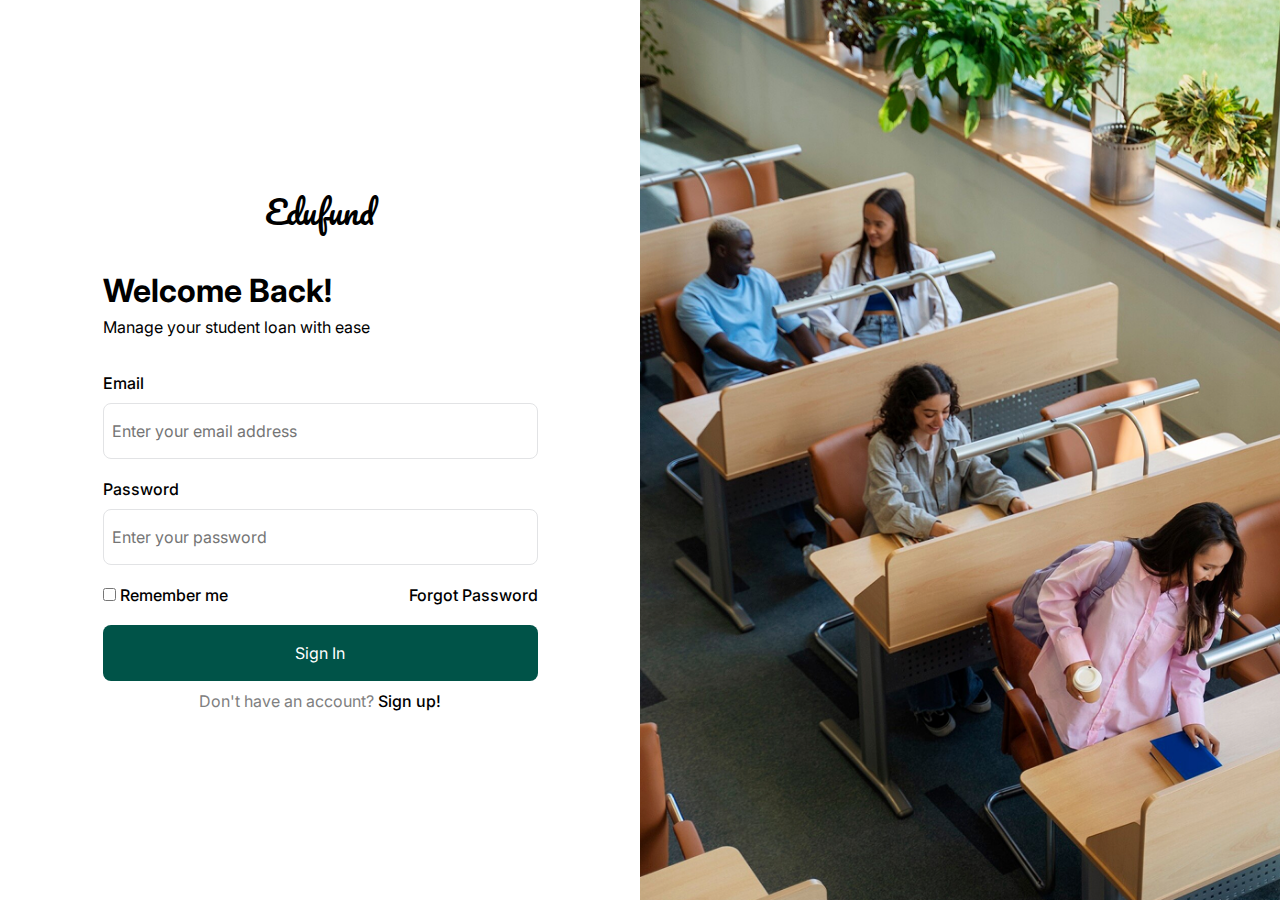
<file: index.html>
<!DOCTYPE html>
<html lang="en">
  <head>
    <meta charset="UTF-8" />
    <meta name="viewport" content="width=device-width, initial-scale=1.0" />
    <link rel="stylesheet" href="./styles.css" />
    <title>EduFund</title>
  </head>
  <body>
    <!-- login -->
    <main id="login">
      <section class="left-section">
        <h1 id="project-name">Edufund</h1>

        <form action="#" id="login-form">
          <div class="welcome-header">
            <h1>Welcome Back!</h1>
            <p>Manage your student loan with ease</p>
          </div>

          <div class="form-entries">
            <label for="mail">Email</label>
            <input
              type="email"
              name="email"
              id="email"
              placeholder="Enter your email address"
            />
          </div>

          <div class="form-entries">
            <label for="password">Password</label>
            <input
              type="password"
              name="pwd"
              id="password"
              placeholder="Enter your password"
            />
          </div>

          <div class="moar">
            <div id="remember-me" class="checkbox">
              <input type="checkbox" name="state" id="state" />
              <label for="state">Remember me</label>
            </div>

            <p>Forgot Password</p>
          </div>

          <button id="sign-in">Sign In</button>
          <p>Don't have an account? <span class="sign-up">Sign up!</span></p>
        </form>
      </section>
      <section class="right-section">
        <!-- students image -->
      </section>
    </main>

    <script src="./src/auth.js"></script>
    <script src="./src/login.js"></script>
  </body>
</html>
</file>
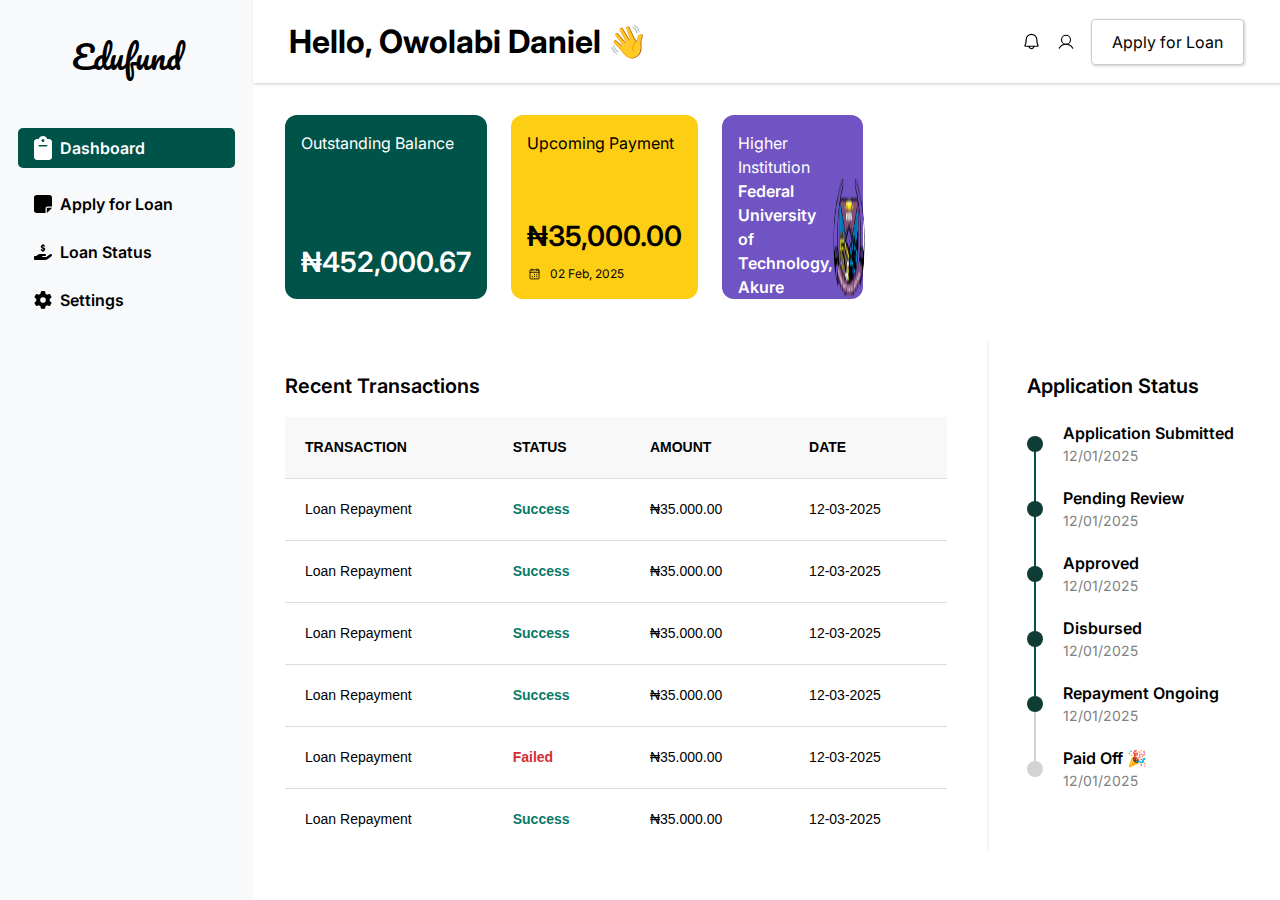
<file: src/pages/dashboard.html>
<!DOCTYPE html>
<html lang="en">
  <head>
    <meta charset="UTF-8" />
    <meta name="viewport" content="width=device-width, initial-scale=1.0" />
    <link rel="stylesheet" href="../styles/dashboard.css" />
    <script src="../index.js" defer></script>
    <title>Dashboard</title>
  </head>
  <body>
    <div id="content">
      <nav id="sidebar">
        <h1 class="project-name">Edufund</h1>
        <ul id="menus">
          <li id="dashboard">
            <a href="../pages/dashboard.html"
              ><img
                src="../../assets/icons/dashboard.svg"
                alt="dashboard"
              />Dashboard</a
            >
          </li>
          <li>
            <a href="../pages/loan-application.html"
              ><img
                src="../../assets/icons/loan-application.svg"
                alt="loan-application"
              />Apply for Loan</a
            >
          </li>
          <li>
            <a href="../pages/loan-status.html"
              ><img
                src="../../assets/icons/loan-status.svg"
                alt="loan-status"
              />Loan Status</a
            >
          </li>
          <li>
            <a href="../pages/settings.html"
              ><img
                src="../../assets/icons/settings.svg"
                alt="settings"
              />Settings</a
            >
          </li>
        </ul>
      </nav>
      <header>
        <h1>Hello, Owolabi Daniel 👋</h1>
        <div class="right">
          <img src="../../assets/icons/notification.svg" alt="notification" />
          <a href="./dashboard.html"><img src="../../assets/icons/profile.svg" alt="profile" /></a>
          <button id="apply-loan"><a href="./loan-application.html">Apply for Loan</a></button>
        </div>
      </header>
      <main>
        <div id="cards">
          <div id="balance">
            <p>Outstanding Balance</p>
            <p class="price">₦452,000.67</p>
          </div>

          <div id="upcoming-payment">
            <p>Upcoming Payment</p>
            <div class="bal-due-date">
              <p class="price">₦35,000.00</p>
              <p>
                <img src="../../assets/icons/calendar.svg" alt="calendar" />02
                Feb, 2025
              </p>
            </div>
          </div>

          <div id="insti">
            <p>Higher Institution</p>
            <div class="insti-name-logo">
              <p class="insti-name">
                Federal University of <br />
                Technology, Akure
              </p>
              <img src="../../assets/images/futa-logo.png" alt="futa" />
            </div>
          </div>
        </div>

        <div id="txns-application">
          <div class="txns">
            <p class="txns-title">Recent Transactions</p>

            <table>
              <thead>
                <th>TRANSACTION</th>
                <th>STATUS</th>
                <th>AMOUNT</th>
                <th>DATE</th>
              </thead>

              <tbody>
                <tr>
                  <td>Loan Repayment</td>
                  <td>Success</td>
                  <td>₦35.000.00</td>
                  <td>12-03-2025</td>
                </tr>

                <tr>
                  <td>Loan Repayment</td>
                  <td>Success</td>
                  <td>₦35.000.00</td>
                  <td>12-03-2025</td>
                </tr>

                <tr>
                  <td>Loan Repayment</td>
                  <td>Success</td>
                  <td>₦35.000.00</td>
                  <td>12-03-2025</td>
                </tr>

                <tr>
                  <td>Loan Repayment</td>
                  <td>Success</td>
                  <td>₦35.000.00</td>
                  <td>12-03-2025</td>
                </tr>

                <tr>
                  <td>Loan Repayment</td>
                  <td id="failed">Failed</td>
                  <td>₦35.000.00</td>
                  <td>12-03-2025</td>
                </tr>

                <tr>
                  <td>Loan Repayment</td>
                  <td>Success</td>
                  <td>₦35.000.00</td>
                  <td>12-03-2025</td>
                </tr>
              </tbody>
            </table>
          </div>

          <div class="application-status">
            <p class="status-title">Application Status</p>
            <div class="application-stages">
              <div class="timeline">
                <div class="timeline-item completed">
                  <div class="dot"></div>
                  <div class="content">
                    <h3>Application Submitted</h3>
                    <p>12/01/2025</p>
                  </div>
                </div>

                <div class="timeline-item completed">
                  <div class="dot"></div>
                  <div class="content">
                    <h3>Pending Review</h3>
                    <p>12/01/2025</p>
                  </div>
                </div>

                <div class="timeline-item completed">
                  <div class="dot"></div>
                  <div class="content">
                    <h3>Approved</h3>
                    <p>12/01/2025</p>
                  </div>
                </div>

                <div class="timeline-item completed">
                  <div class="dot"></div>
                  <div class="content">
                    <h3>Disbursed</h3>
                    <p>12/01/2025</p>
                  </div>
                </div>

                <div class="timeline-item completed">
                  <div class="dot"></div>
                  <div class="content">
                    <h3>Repayment Ongoing</h3>
                    <p>12/01/2025</p>
                  </div>
                </div>

                <div class="timeline-item pending">
                  <div class="dot"></div>
                  <div class="content">
                    <h3>Paid Off 🎉</h3>
                    <p>12/01/2025</p>
                  </div>
                </div>
              </div>
            </div>
          </div>
        </div>
      </main>
    </div>
  </body>
</html>
</file>
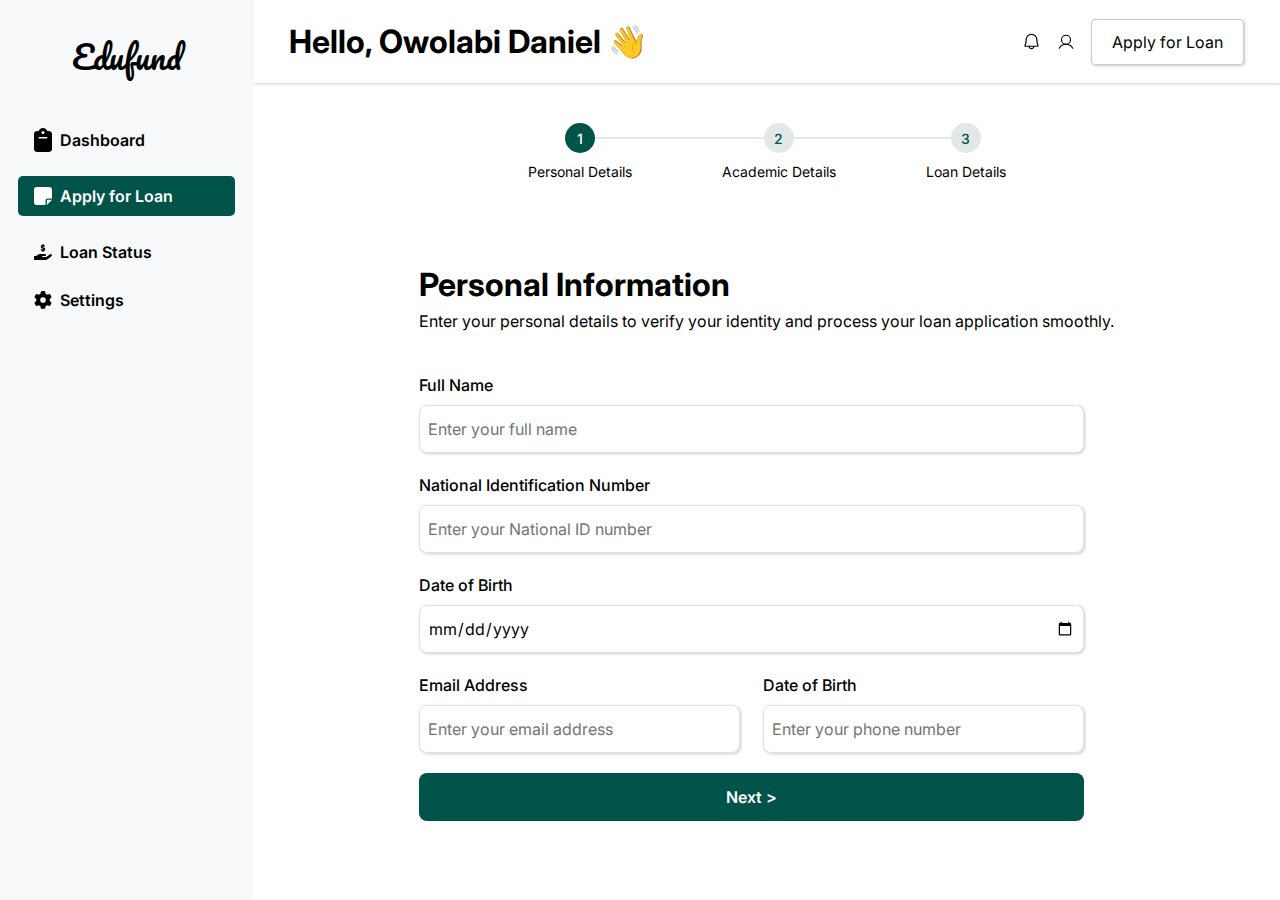
<file: src/pages/loan-application.html>
<!DOCTYPE html>
<html lang="en">
  <head>
    <meta charset="UTF-8" />
    <meta name="viewport" content="width=device-width, initial-scale=1.0" />
    <link rel="stylesheet" href="../styles/loan-application.css" />
    <script src="../index.js" defer></script>
    <script type="module" src="../modules/loan-application-page2.js"></script>
    <script type="module" src="../modules/loan-application-page3.js"></script>
    <title>Apply for Loan</title>
  </head>
  <body>
    <div id="content">
      <nav id="sidebar">
        <h1 class="project-name">Edufund</h1>
        <ul id="menus">
          <li>
            <a href="../pages/dashboard.html"
              ><img
                src="../../assets/icons/dashboard.svg"
                alt="dashboard"
              />Dashboard</a
            >
          </li>
          <li id="loan-application">
            <a href="../pages/loan-application.html"
              ><img
                src="../../assets/icons/loan-application.svg"
                alt="loan-application"
              />Apply for Loan</a
            >
          </li>
          <li>
            <a href="../pages/loan-status.html"
              ><img
                src="../../assets/icons/loan-status.svg"
                alt="loan-status"
              />Loan Status</a
            >
          </li>
          <li>
            <a href="../pages/settings.html"
              ><img
                src="../../assets/icons/settings.svg"
                alt="settings"
              />Settings</a
            >
          </li>
        </ul>
      </nav>
      <header>
        <h1>Hello, Owolabi Daniel 👋</h1>
        <div class="right">
          <img src="../../assets/icons/notification.svg" alt="notification" />
          <a href="./dashboard.html"><img src="../../assets/icons/profile.svg" alt="profile" /></a>
          <button id="apply-loan"><a href="./loan-application.html">Apply for Loan</a></button>
        </div>
      </header>
      <main>
        <div class="application-stages">
          <div class="stages">
            <div class="circle done">1</div>
            <hr id="to-pg2"/>
            <div class="personal">Personal Details</div>
          </div>

          <div class="stages">
            <div id="circle-2" class="circle">2</div>
            <hr id="to-pg3"/>
            <div class="academic">Academic Details</div>
          </div>

          <div class="stages">
            <div id="circle-3" class="circle">3</div>
            <div class="loan">Loan Details</div>
          </div>
        </div>

        <form action="#" id="application-form">
          <div class="form-header">
            <h1>Personal Information</h1>
            <p>
              Enter your personal details to verify your identity and process
              your loan application smoothly.
            </p>
          </div>

          <div class="form-entries">
            <label for="fullname">Full Name</label>
            <input
              type="text"
              name="fullname"
              id="fullname"
              placeholder="Enter your full name"
            />
          </div>

          <div class="form-entries">
            <label for="nin">National Identification Number</label>
            <input
              type="number"
              name="nin"
              id="nin"
              placeholder="Enter your National ID number"
            />
          </div>

          <div class="form-entries">
            <label for="dob">Date of Birth</label>
            <input
              type="date"
              name="dob"
              id="dob"
              placeholder="Enter your date of birth"
            />
          </div>

          <div class="email-tel">
            <div class="form-entries">
              <label for="email">Email Address</label>
              <input
                type="email"
                name="email"
                id="email"
                placeholder="Enter your email address"
              />
            </div>
            <div class="form-entries">
              <label for="phone">Date of Birth</label>
              <input
                type="tel"
                name="phone"
                id="phone"
                placeholder="Enter your phone number"
              />
            </div>
          </div>

          <button id="next-pg2" type="button" class="nextBtns">
            <!-- <a href="./loan-application-pg2.html">Next ></a> -->
             Next >
          </button>
        </form>
      </main>
    </div>
  </body>
</html>
</file>
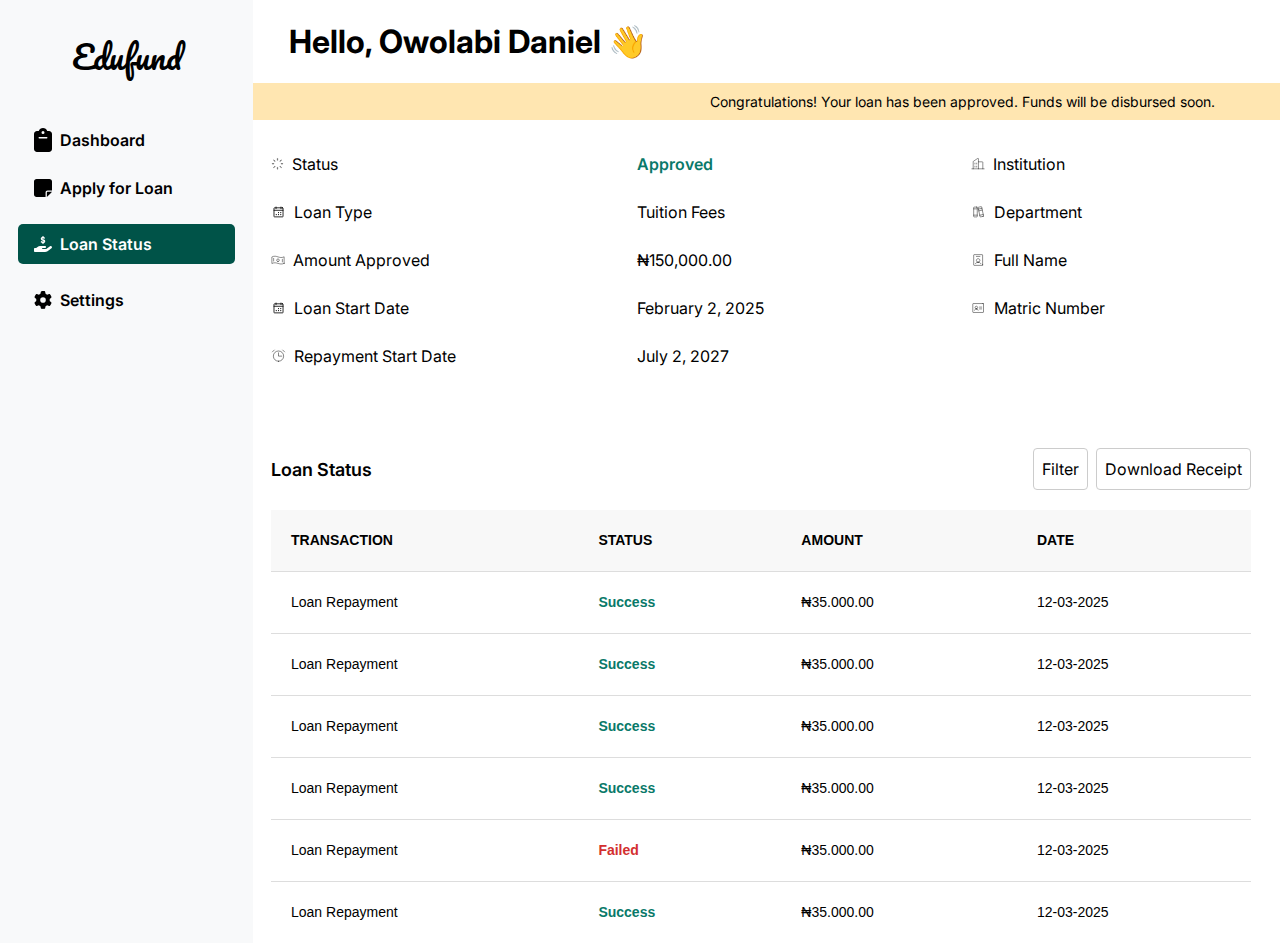
<file: src/pages/loan-status.html>
<!DOCTYPE html>
<html lang="en">
  <head>
    <meta charset="UTF-8" />
    <meta name="viewport" content="width=device-width, initial-scale=1.0" />
    <link rel="stylesheet" href="../styles/loan-status.css" />
    <script src="../index.js" defer></script>
    <title>Loan Status</title>
  </head>
  <body>
    <div id="content">
      <nav id="sidebar">
        <h1 class="project-name">Edufund</h1>
        <ul id="menus">
          <li>
            <a href="../pages/dashboard.html"
              ><img
                src="../../assets/icons/dashboard.svg"
                alt="dashboard"
              />Dashboard</a
            >
          </li>
          <li>
            <a href="../pages/loan-application.html"
              ><img
                src="../../assets/icons/loan-application.svg"
                alt="loan-application"
              />Apply for Loan</a
            >
          </li>
          <li id="loan-status">
            <a href="../pages/loan-status.html"
              ><img
                src="../../assets/icons/loan-status.svg"
                alt="loan-status"
              />Loan Status</a
            >
          </li>
          <li>
            <a href="../pages/settings.html"
              ><img
                src="../../assets/icons/settings.svg"
                alt="settings"
              />Settings</a
            >
          </li>
        </ul>
      </nav>
      <header>
        <h1>Hello, Owolabi Daniel 👋</h1>
        <div class="right">
          <img src="../../assets/icons/notification.svg" alt="notification" />
          <a href="./dashboard.html"><img src="../../assets/icons/profile.svg" alt="profile" /></a>
          <button id="apply-loan"><a href="./loan-application.html">Apply for Loan</a></button>
        </div>
      </header>
      <main>
        <p class="message">
          Congratulations! Your loan has been approved. Funds will be disbursed
          soon.
        </p>
        <div class="details">
          <div class="sections left-section">
            <div class="detail-types">
              <ul>
                <li><img src="../../assets/icons/status.svg" alt="status">Status</li>
                <li><img src="../../assets/icons/calendar.svg" alt="loan-type">Loan Type</li>
                <li><img src="../../assets/icons/amount-approved.svg" alt="amount-approved">Amount Approved</li>
                <li><img src="../../assets/icons/calendar.svg" alt="loan-start-date">Loan Start Date</li>
                <li><img src="../../assets/icons/repayment.svg" alt="repayment">Repayment Start Date</li>
              </ul>
            </div>

            <div class="detail-values">
              <ul>
                <li><span class="approved">Approved</span></li>
                <li>Tuition Fees</li>
                <li>₦150,000.00</li>
                <li>February 2, 2025</li>
                <li>July 2, 2027</li>
              </ul>
            </div>
          </div>

          <div class="sections right-section">
            <div class="detail-types">
              <ul>
                <li><img src="../../assets/icons/institution.svg" alt="institution">Institution</li>
                <li><img src="../../assets/icons/department.svg" alt="department">Department</li>
                <li><img src="../../assets/icons/fullname.svg" alt="fullname">Full Name</li>
                <li><img src="../../assets/icons/matric-no.svg" alt="matric-no">Matric Number</li>
              </ul>
            </div>

            <div class="detail-values">
              <ul>
                <li>The Federal University of Technology, Akure</li>
                <li>Information Systems</li>
                <li>Owolabi Daniel Oluwatosin</li>
                <li>IFS/19/0631</li>
              </ul>
            </div>
          </div>
        </div>

        <div class="loan-status">
          <div class="loan-header">
            <p class="loan-title">Loan Status</p>
            <div class="loan-btns">
              <button id="filter" class="loan-btns">Filter</button>
              <button id="receipt" class="loan-btns">Download Receipt</button>
            </div>
          </div>

          <table>
            <thead>
              <th>TRANSACTION</th>
              <th>STATUS</th>
              <th>AMOUNT</th>
              <th>DATE</th>
            </thead>

            <tbody>
              <tr>
                <td>Loan Repayment</td>
                <td>Success</td>
                <td>₦35.000.00</td>
                <td>12-03-2025</td>
              </tr>

              <tr>
                <td>Loan Repayment</td>
                <td>Success</td>
                <td>₦35.000.00</td>
                <td>12-03-2025</td>
              </tr>

              <tr>
                <td>Loan Repayment</td>
                <td>Success</td>
                <td>₦35.000.00</td>
                <td>12-03-2025</td>
              </tr>

              <tr>
                <td>Loan Repayment</td>
                <td>Success</td>
                <td>₦35.000.00</td>
                <td>12-03-2025</td>
              </tr>

              <tr>
                <td>Loan Repayment</td>
                <td id="failed">Failed</td>
                <td>₦35.000.00</td>
                <td>12-03-2025</td>
              </tr>

              <tr>
                <td>Loan Repayment</td>
                <td>Success</td>
                <td>₦35.000.00</td>
                <td>12-03-2025</td>
              </tr>
            </tbody>
          </table>
        </div>
      </main>
    </div>
  </body>
</html>
</file>
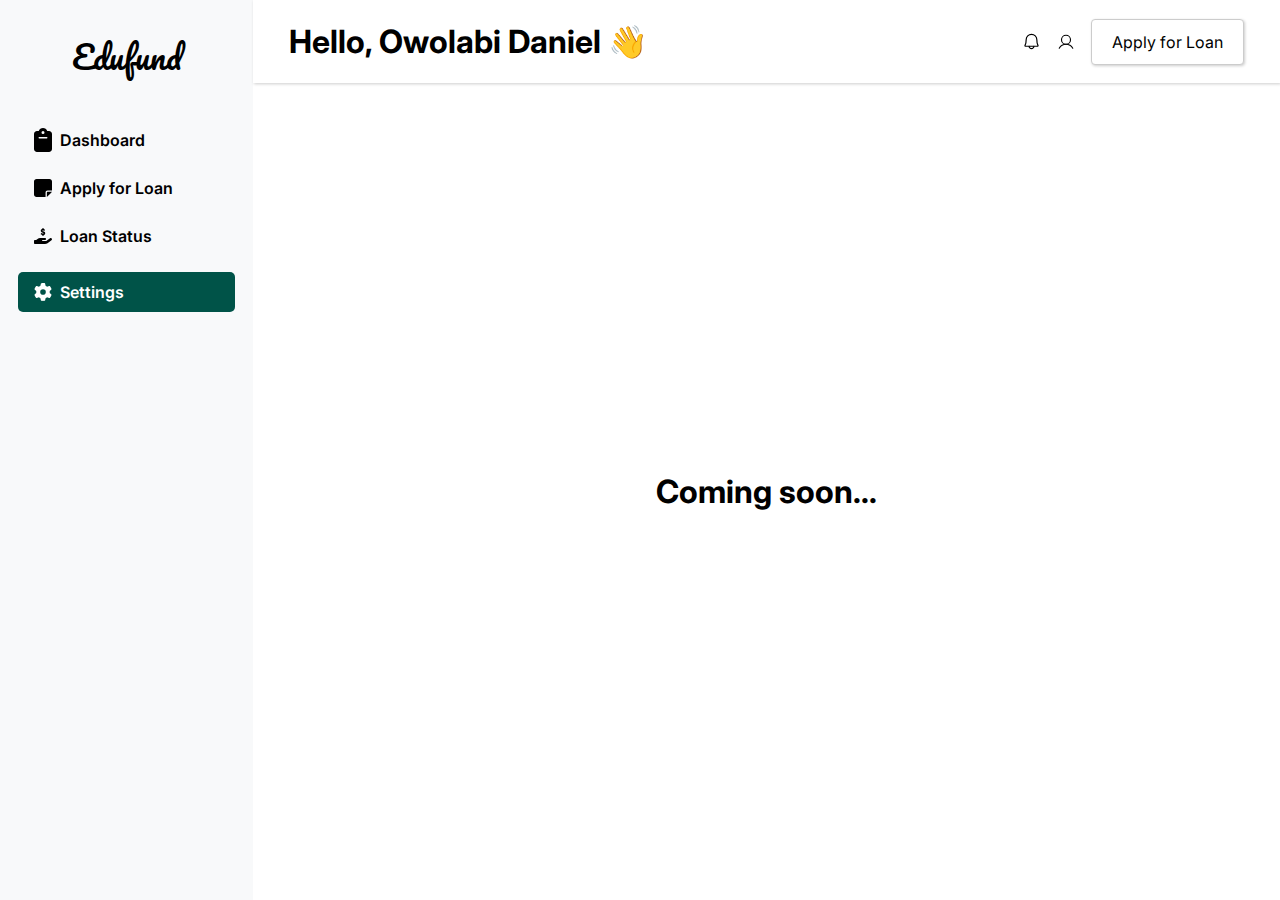
<file: src/pages/settings.html>
<!DOCTYPE html>
<html lang="en">
  <head>
    <meta charset="UTF-8" />
    <meta name="viewport" content="width=device-width, initial-scale=1.0" />
    <link rel="stylesheet" href="../styles/settings.css" />
    <script src="../index.js" defer></script>
    <title>Settings</title>
  </head>
  <body>
    <div id="content">
      <nav id="sidebar">
        <h1 class="project-name">Edufund</h1>
        <ul id="menus">
          <li>
            <a href="../pages/dashboard.html"
              ><img
                src="../../assets/icons/dashboard.svg"
                alt="dashboard"
              />Dashboard</a
            >
          </li>
          <li>
            <a href="../pages/loan-application.html"
              ><img
                src="../../assets/icons/loan-application.svg"
                alt="loan-application"
              />Apply for Loan</a
            >
          </li>
          <li>
            <a href="../pages/loan-status.html"
              ><img
                src="../../assets/icons/loan-status.svg"
                alt="loan-status"
              />Loan Status</a
            >
          </li>
          <li id="settings">
            <a href="../pages/settings.html"
              ><img
                src="../../assets/icons/settings.svg"
                alt="settings"
              />Settings</a
            >
          </li>
        </ul>
      </nav>
      <header>
        <h1>Hello, Owolabi Daniel 👋</h1>
        <div class="right">
          <img src="../../assets/icons/notification.svg" alt="notification" />
          <a href="./dashboard.html"><img src="../../assets/icons/profile.svg" alt="profile" /></a>
          <button id="apply-loan"><a href="./loan-application.html">Apply for Loan</a></button>
        </div>
      </header>
      <main>
        <h1>Coming soon...</h1>
      </main>
    </div>
  </body>
</html>
</file>
<file: styles.css>
/*
  Josh's Custom CSS Reset
  https://www.joshwcomeau.com/css/custom-css-reset/
*/

*,
*::before,
*::after {
  box-sizing: border-box;
}

* {
  margin: 0;
}

body {
  line-height: 1.5;
  -webkit-font-smoothing: antialiased;
}

img,
picture,
video,
canvas,
svg {
  display: block;
  max-width: 100%;
}

input,
button,
textarea,
select {
  font: inherit;
}

p,
h1,
h2,
h3,
h4,
h5,
h6 {
  overflow-wrap: break-word;
}

p {
  text-wrap: pretty;
}

h1,
h2,
h3,
h4,
h5,
h6 {
  text-wrap: balance;
}

#root,
#__next {
  isolation: isolate;
}

/* author's styles */
@font-face {
  font-family: "inter";
  src: url("../assets/fonts/inter/Inter-VariableFont_opsz\,wght.ttf")
    format("truetype");
  font-weight: 100 900;
}

@font-face {
  font-family: "pacifico";
  src: url("../assets/fonts/pacifico/Pacifico-Regular.ttf")
    format("truetype");
  font-weight: 400 700;
}

body {
  font-family:
    "inter",
    system-ui,
    -apple-system,
    BlinkMacSystemFont,
    "Segoe UI",
    Roboto,
    Oxygen,
    Ubuntu,
    Cantarell,
    "Open Sans",
    "Helvetica Neue",
    sans-serif;

    display: flex;
    flex-direction: column;
    height: 100vh;
}

#project-name {
  font-family: "pacifico";
  font-size: 2rem;
}

#login {
  flex: auto;
  display: grid;
  grid-template-columns: repeat(2, 1fr);
}

.right-section {
  background-image: url(../assets/images/students.png);
  background-size: cover;
}

.left-section {
  display: flex;
  flex-direction: column;
  justify-content: center;
  align-items: center;
}

.welcome-header {
  margin: 32px 0px;
}

.form-entries {
  display: flex;
  flex-direction: column;
  gap: 8px;
  margin-top: 18px;
}

.form-entries > input {
  width: 435px;
  height: 56px;
  border-radius: 8px;
  border: 1.5px solid #E2E3E5;
  padding: 8px;
}

label {
  font-weight: 500;
}

.moar {
  display: flex;
  justify-content: space-between;
  font-weight: 500;
  margin: 18px 0px;
}

#sign-in {
  width: 435px;
  height: 56px;
  border: none;
  border-radius: 8px;
  color: white;
  background-color: #005348;
}

#sign-in + p {
  text-align: center;
  color: gray;
  margin-top: 8px;
}

span.sign-up {
  font-weight: 500;
  color: #000;
}
</file>
<file: src/styles/dashboard.css>
/*
  Josh's Custom CSS Reset
  https://www.joshwcomeau.com/css/custom-css-reset/
*/

*,
*::before,
*::after {
  box-sizing: border-box;
}

* {
  margin: 0;
}

body {
  line-height: 1.5;
  -webkit-font-smoothing: antialiased;
}

img,
picture,
video,
canvas,
svg {
  display: block;
  max-width: 100%;
}

input,
button,
textarea,
select {
  font: inherit;
}

p,
h1,
h2,
h3,
h4,
h5,
h6 {
  overflow-wrap: break-word;
}

p {
  text-wrap: pretty;
}

h1,
h2,
h3,
h4,
h5,
h6 {
  text-wrap: balance;
}

#root,
#__next {
  isolation: isolate;
}

/* author's styles */
@font-face {
  font-family: "inter";
  src: url("../../assets/fonts/inter/Inter-VariableFont_opsz\,wght.ttf")
    format("truetype");
  font-weight: 100 900;
}

@font-face {
  font-family: "pacifico";
  src: url("../../assets/fonts/pacifico/Pacifico-Regular.ttf")
    format("truetype");
  font-weight: 400 700;
}

body {
  font-family: "inter", system-ui, -apple-system, BlinkMacSystemFont, "Segoe UI",
    Roboto, Oxygen, Ubuntu, Cantarell, "Open Sans", "Helvetica Neue", sans-serif;

  color: black;
  display: flex;
  flex-direction: column;
  height: 100vh;
}

/* sidebar styles */

#content {
  flex: auto;
  display: grid;
  grid-template-columns: 253px 1fr;
  grid-template-rows: 83px 1fr;
}

nav#sidebar {
  grid-row: 1 / 3;
  background-color: #f8f9fa;
  padding: 18px;
  padding-top: 32px;
}

li {
  list-style-type: none;
  padding-left: 16px;
}

a > img {
  width: 18px;
  height: auto;
}

li > a {
  display: flex;
  text-decoration: none;
  font-weight: 600;
  gap: 8px;
  color: inherit;
}

ul {
  padding: 0;
  display: flex;
  flex-direction: column;
  gap: 24px;
}

#dashboard {
  background-color: #005348;
  color: white;
  font-weight: 600;
  border-radius: 5px;
  padding: 8px 16px;
}

.project-name {
  font-family: "pacifico";
  text-align: center;
  margin-bottom: 48px;
}

/* header styles */
header {
  display: flex;
  justify-content: space-between;
  align-items: center;
  padding: 8px 36px;
  box-shadow: 1px 1px 3px rgba(0, 0, 0, 0.2);
}

.right {
  display: flex;
  align-items: center;
  gap: 16px;
}

a {
  text-decoration: none;
  gap: 8px;
  color: inherit;
}

button#apply-loan {
  background-color: white;
  border: none;
  padding: 10px 20px;
  border-radius: 4px;
  border: 1px solid #ccc;
  cursor: pointer;
  box-shadow: 1px 1px 3px rgba(0, 0, 0, 0.2);
}

button#apply-loan:hover {
  box-shadow: 3px 3px 7px rgba(0, 0, 0, 0.3);
}

/* main */
main {
  padding: 32px;
}

#cards {
  display: flex;
  width: 60%;
  gap: 24px;
}

#balance,
#upcoming-payment,
#insti {
  flex: auto;
  height: 184px;
  border-radius: 12px;
  display: flex;
  flex-direction: column;
  justify-content: space-between;
  padding: 16px;
}

#balance {
  background-color: #005348;
  color: white;
}

#upcoming-payment {
  background-color: #fece15;
  color: black;
}

#insti {
  background-color: #7154c3;
  color: white;
}

.price {
  font-size: 28px;
}

.price,
.insti-name {
  font-weight: 600;
}

.bal-due-date {
  display: flex;
  flex-direction: column;
  gap: 8px;
}

.bal-due-date .price + p {
  display: flex;
  gap: 8px;
  font-size: 12px;
}

.insti-name-logo {
  display: flex;
  justify-content: space-between;
}

div#txns-application {
  margin-top: 72px;
  display: grid;
  grid-template-columns: 3fr 1fr;
  gap: 5rem;
}

.status-title,
.txns-title {
  font-size: 20px;
  font-weight: 600;
}

.application-status {
  position: relative;
}

.application-status::after {
  content: "";
  position: absolute;
  width: 2px;
  background-color: #d3d3d333;
  top: -30px;
  left: -40px;
  bottom: 0px;
}

.timeline {
  position: relative;
  max-width: 400px;
  margin: 20px auto;
  margin-left: 0;
}

.timeline::after {
  content: "";
  position: absolute;
  width: 1.5px;
  background-color: #005348;
  top: 20px;
  left: 7px;
  bottom: 15px;
}

.application-stages {
  position: relative;
}

.application-stages::after {
  content: "";
  position: absolute;
  width: 1.5px;
  background-color: #d3d3d3;
  top: 280px;
  left: 7px;
  bottom: 15px;
}

.timeline-item {
  display: flex;
  align-items: center;
  position: relative;
  margin-bottom: 20px;
}

.dot {
  width: 16px;
  height: 16px;
  background-color: #0f3d35;
  border-radius: 50%;
  position: relative;
  z-index: 1;
}

.timeline-item.pending .dot {
  background-color: #d3d3d3; /* Light gray for pending */
}

.content {
  margin-left: 20px;
}

h3 {
  margin: 0;
  font-size: 16px;
  font-weight: 600;
}

.content > p {
  margin: 0;
  font-size: 14px;
  color: gray;
}

table {
  margin-top: 16px;
  width: 100%;
  border-collapse: collapse;
  font-family: Arial, sans-serif;
  font-size: 14px;
}

thead {
  background-color: #f8f8f8;
  font-weight: bold;
}

th,
td {
  padding: 20px;
  text-align: left;
  border-bottom: 1px solid #ddd;
}

tbody tr:last-child td {
  border-bottom: none;
}

td:nth-child(2) {
  /* Status column */
  font-weight: bold;
}

td:nth-child(2) {
  color: #097969;
}

td#failed {
  color: #d32f2f;
}
</file>
<file: src/styles/loan-application.css>
/*
  Josh's Custom CSS Reset
  https://www.joshwcomeau.com/css/custom-css-reset/
*/

*,
*::before,
*::after {
  box-sizing: border-box;
}

* {
  margin: 0;
}

body {
  line-height: 1.5;
  -webkit-font-smoothing: antialiased;
}

img,
picture,
video,
canvas,
svg {
  display: block;
  max-width: 100%;
}

input,
button,
textarea,
select {
  font: inherit;
}

p,
h1,
h2,
h3,
h4,
h5,
h6 {
  overflow-wrap: break-word;
}

p {
  text-wrap: pretty;
}

h1,
h2,
h3,
h4,
h5,
h6 {
  text-wrap: balance;
}

#root,
#__next {
  isolation: isolate;
}

/* author's styles */
@font-face {
  font-family: "inter";
  src: url("../../assets/fonts/inter/Inter-VariableFont_opsz\,wght.ttf")
    format("truetype");
  font-weight: 100 900;
}

@font-face {
  font-family: "pacifico";
  src: url("../../assets/fonts/pacifico/Pacifico-Regular.ttf")
    format("truetype");
  font-weight: 400 700;
}

body {
  font-family: "inter", system-ui, -apple-system, BlinkMacSystemFont, "Segoe UI",
    Roboto, Oxygen, Ubuntu, Cantarell, "Open Sans", "Helvetica Neue", sans-serif;

  color: black;
  display: flex;
  flex-direction: column;
  height: 100vh;
}

/* sidebar styles */

#content {
  flex: auto;
  display: grid;
  grid-template-columns: 253px 1fr;
  grid-template-rows: 83px 1fr;
}

nav#sidebar {
  grid-row: 1 / 3;
  background-color: #f8f9fa;
  padding: 18px;
  padding-top: 32px;
}

li {
  list-style-type: none;
  padding-left: 16px;
}

a > img {
  width: 18px;
  height: auto;
}

li > a {
  display: flex;
  text-decoration: none;
  font-weight: 600;
  gap: 8px;
  color: inherit;
}

ul {
  padding: 0;
  display: flex;
  flex-direction: column;
  gap: 24px;
}

#loan-application {
  background-color: #005348;
  color: white;
  font-weight: 600;
  border-radius: 5px;
  padding: 8px 16px;
}

.project-name {
  font-family: "pacifico";
  text-align: center;
  margin-bottom: 48px;
}

/* header styles */
header {
  display: flex;
  justify-content: space-between;
  align-items: center;
  padding: 8px 36px;
  box-shadow: 1px 1px 3px rgba(0, 0, 0, 0.2);
}

.right {
  display: flex;
  align-items: center;
  gap: 16px;
}

button#apply-loan {
  background-color: white;
  border: none;
  padding: 10px 20px;
  border-radius: 4px;
  border: 1px solid #ccc;
  cursor: pointer;
  box-shadow: 1px 1px 3px rgba(0, 0, 0, 0.2);
}

button#apply-loan:hover {
  box-shadow: 3px 3px 7px rgba(0, 0, 0, 0.3);
}

/* main */
main {
  display: flex;
  flex-direction: column;
  justify-content: center;
  align-items: center;
}

.application-stages {
  display: flex;
  margin-bottom: auto;
  margin-top: 40px;
  gap: 90px;
}

.stages {
  display: flex;
  flex-direction: column;
  align-items: center;
  position: relative;
}

hr {
  position: absolute;
  top: 14px;
  left: 42px;
  width: 200px;
  border: 1px solid #e1e8e7;
  z-index: -1;
}

hr.done {
  border-color: #005348;
}

.circle {
  width: 30px;
  height: 30px;
  border-radius: 50%;
  background-color: #e1e8e7;
  color: #005348;
  font-weight: 500;
  text-align: center;
  padding: 5px;

  display: flex;
  justify-content: center;
  align-items: center;
}

div.done {
  color: white;
  background-color: #005348;
}

.stages {
  display: flex;
  flex-direction: column;
  gap: 8px;
  justify-content: center;
  align-items: center;
  font-size: 14px;
}

form {
  display: flex;
  flex-direction: column;
  gap: 20px;
  margin-bottom: auto;
}

.form-header {
  margin-bottom: 20px;
}

.form-entries {
  display: flex;
  flex-direction: column;
  gap: 8px;
  /* margin-top: 18px; */
}

.email-tel {
  display: flex;
  justify-content: space-between;
  width: 665px;
}

.form-entries > input {
  width: 665px;
  height: 48px;
  border-radius: 8px;
  border: 1.5px solid #e2e3e5;
  padding: 8px;
  box-shadow: 1px 1px 3px rgba(0, 0, 0, 0.2);
}

input[type="email"],
input[type="tel"] {
  width: 321px;
  height: 48px;
}

label {
  font-weight: 500;
}

#next-pg2 {
  width: 665px;
  height: 48px;
  border: none;
  border-radius: 8px;
  color: white;
  background-color: #005348;
  cursor: pointer;
}

a {
  text-decoration: none;
  gap: 8px;
  color: inherit;
}

button[type="button"] {
  font-weight: 600;
}

/* custom styles for the dynamic pages */
.uploads {
  width: 665px;
  height: 163px;

  display: flex;
  gap: 16px;
}

.upload-letter {
  width: 324px;
  display: flex;
  flex-direction: column;
  justify-content: center;
  align-items: center;
  gap: 5px;

  background-color: #f8f9fa;
  border-radius: 8px;
  box-shadow: 1px 1px 3px rgba(0, 0, 0, 0.2);
}

.upload-texts {
  color: #005348;
  font-weight: 600;
}

.upload-limits {
  font-size: 12px;
  color: gray;
  font-weight: 500;
}

.application-btns {
  display: flex;
  gap: 18px;
}

#next-pg3,
#next {
  border: none;
  border-radius: 8px;
  color: white;
  background-color: #005348;
  cursor: pointer;
  flex-grow: 2;
  height: 48px;
}

#back-pg2,
#back {
  border: none;
  border-radius: 8px;
  color: black;
  background-color: #f8f9fa;
  cursor: pointer;
  height: 48px;
  width: 188px;
  box-shadow: 1px 1px 3px rgba(0, 0, 0, 0.2);
}

select {
  background-color: white;
  height: 48px;
  padding: 8px;
  border: none;
  border-radius: 8px;
  border: 1.5px solid #e2e3e5;
  box-shadow: 1px 1px 3px rgba(0, 0, 0, 0.2);
}

select#study-year,
select#level {
  width: 320px;
}

input[name="faculty"],
input[name="department"] {
  width: 321px;
  height: 48px;
}

textarea {
  border-radius: 8px;
  border: 1.5px solid #e2e3e5;
  padding: 8px;
  resize: none;
  box-shadow: 1px 1px 3px rgba(0, 0, 0, 0.2);
}
</file>
<file: src/styles/loan-status.css>
/*
  Josh's Custom CSS Reset
  https://www.joshwcomeau.com/css/custom-css-reset/
*/

*,
*::before,
*::after {
  box-sizing: border-box;
}

* {
  margin: 0;
}

body {
  line-height: 1.5;
  -webkit-font-smoothing: antialiased;
}

img,
picture,
video,
canvas,
svg {
  display: block;
  max-width: 100%;
}

input,
button,
textarea,
select {
  font: inherit;
}

p,
h1,
h2,
h3,
h4,
h5,
h6 {
  overflow-wrap: break-word;
}

p {
  text-wrap: pretty;
}

h1,
h2,
h3,
h4,
h5,
h6 {
  text-wrap: balance;
}

#root,
#__next {
  isolation: isolate;
}

/* author's styles */
@font-face {
  font-family: "inter";
  src: url("../../assets/fonts/inter/Inter-VariableFont_opsz\,wght.ttf")
    format("truetype");
  font-weight: 100 900;
}

@font-face {
  font-family: "pacifico";
  src: url("../../assets/fonts/pacifico/Pacifico-Regular.ttf")
    format("truetype");
  font-weight: 400 700;
}

body {
  font-family: "inter", system-ui, -apple-system, BlinkMacSystemFont, "Segoe UI",
    Roboto, Oxygen, Ubuntu, Cantarell, "Open Sans", "Helvetica Neue", sans-serif;

  color: black;
  display: flex;
  flex-direction: column;
  height: 100vh;
}

/* sidebar styles */

#content {
  flex: auto;
  display: grid;
  grid-template-columns: 253px 1fr;
  grid-template-rows: 83px 1fr;
}

nav#sidebar {
  grid-row: 1 / 3;
  background-color: #f8f9fa;
  padding: 18px;
  padding-top: 32px;
}

li {
  list-style-type: none;
  padding-left: 16px;
}

a > img {
  width: 18px;
  height: auto;
}

li > a {
  display: flex;
  text-decoration: none;
  font-weight: 600;
  gap: 8px;
  color: inherit;
}

ul {
  padding: 0;
  display: flex;
  flex-direction: column;
  gap: 24px;
}

#loan-status {
  background-color: #005348;
  color: white;
  font-weight: 600;
  border-radius: 5px;
  padding: 8px 16px;
}

.project-name {
  font-family: "pacifico";
  text-align: center;
  margin-bottom: 48px;
}

/* header styles */
header {
  display: flex;
  justify-content: space-between;
  align-items: center;
  padding: 8px 36px;
}

.right {
  display: flex;
  align-items: center;
  gap: 16px;
}

a {
  text-decoration: none;
  gap: 8px;
  color: inherit;
}

button#apply-loan {
  background-color: white;
  border: none;
  padding: 10px 20px;
  border-radius: 4px;
  border: 1px solid #ccc;
  cursor: pointer;
  box-shadow: 1px 1px 3px rgba(0, 0, 0, 0.2);
}

button#apply-loan:hover {
  box-shadow: 3px 3px 7px rgba(0, 0, 0, 0.3);
}

.message {
  background-color: #ffe6b1;
  padding: 8px;
  text-align: center;
  font-size: 14px;
}

.loan-title {
  font-weight: 600;
  font-size: 18px;
}

button.loan-btns {
  background-color: white;
  border: none;
  padding: 8px;
  border-radius: 4px;
  border: 1px solid #ccc;
  cursor: pointer;
}

.loan-header {
  width: 70%;
  display: flex;
  justify-content: space-between;
  align-items: center;
}

div.loan-btns {
  display: flex;
  gap: 8px;
}

table {
  margin-top: 20px;
  width: 70%;
  border-collapse: collapse;
  font-family: Arial, sans-serif;
  font-size: 14px;
}

thead {
  background-color: #f8f8f8;
  font-weight: bold;
}

th,
td {
  padding: 20px;
  text-align: left;
  border-bottom: 1px solid #ddd;
}

tbody tr:last-child td {
  border-bottom: none;
}

td:nth-child(2) {
  /* Status column */
  font-weight: bold;
}

td:nth-child(2) {
  color: #097969;
}

td#failed {
  color: #d32f2f;
}

.loan-status,
.details {
  margin-left: 18px;
}

.details {
  /* max-width: 80%; */
  margin-top: 32px;
  margin-bottom: 80px;
}

.details {
  display: grid;
  grid-template-columns: repeat(2, 1fr);
}

.sections {
  display: grid;
  grid-template-columns: repeat(2, 350px);
}

.detail-types > ul > li {
  display: flex;
  gap: 8px;
  padding: 0;
}

span.approved {
  color: #097969;
  font-weight: 600;
}
</file>
<file: src/styles/settings.css>
/*
  Josh's Custom CSS Reset
  https://www.joshwcomeau.com/css/custom-css-reset/
*/

*,
*::before,
*::after {
  box-sizing: border-box;
}

* {
  margin: 0;
}

body {
  line-height: 1.5;
  -webkit-font-smoothing: antialiased;
}

img,
picture,
video,
canvas,
svg {
  display: block;
  max-width: 100%;
}

input,
button,
textarea,
select {
  font: inherit;
}

p,
h1,
h2,
h3,
h4,
h5,
h6 {
  overflow-wrap: break-word;
}

p {
  text-wrap: pretty;
}

h1,
h2,
h3,
h4,
h5,
h6 {
  text-wrap: balance;
}

#root,
#__next {
  isolation: isolate;
}

/* author's styles */
@font-face {
  font-family: "inter";
  src: url("../../assets/fonts/inter/Inter-VariableFont_opsz\,wght.ttf")
    format("truetype");
  font-weight: 100 900;
}

@font-face {
  font-family: "pacifico";
  src: url("../../assets/fonts/pacifico/Pacifico-Regular.ttf")
    format("truetype");
  font-weight: 400 700;
}

body {
  font-family: "inter", system-ui, -apple-system, BlinkMacSystemFont, "Segoe UI",
    Roboto, Oxygen, Ubuntu, Cantarell, "Open Sans", "Helvetica Neue", sans-serif;

  color: black;
  display: flex;
  flex-direction: column;
  height: 100vh;
}

/* sidebar styles */

#content {
  flex: auto;
  display: grid;
  grid-template-columns: 253px 1fr;
  grid-template-rows: 83px 1fr;
}

nav#sidebar {
  grid-row: 1 / 3;
  background-color: #f8f9fa;
  padding: 18px;
  padding-top: 32px;
}

li {
  list-style-type: none;
  padding-left: 16px;
}

a > img {
  width: 18px;
  height: auto;
}

li > a {
  display: flex;
  text-decoration: none;
  font-weight: 600;
  gap: 8px;
  color: inherit;
}

ul {
  padding: 0;
  display: flex;
  flex-direction: column;
  gap: 24px;
}

#settings {
  background-color: #005348;
  color: white;
  font-weight: 600;
  border-radius: 5px;
  padding: 8px 16px;
}

.project-name {
  font-family: "pacifico";
  text-align: center;
  margin-bottom: 48px;
}

/* header styles */
header {
  display: flex;
  justify-content: space-between;
  align-items: center;
  padding: 8px 36px;
  box-shadow: 1px 1px 3px rgba(0, 0, 0, 0.2);
}

.right {
  display: flex;
  align-items: center;
  gap: 16px;
}

a {
  text-decoration: none;
  gap: 8px;
  color: inherit;
}

button#apply-loan {
  background-color: white;
  border: none;
  padding: 10px 20px;
  border-radius: 4px;
  border: 1px solid #ccc;
  cursor: pointer;
  box-shadow: 1px 1px 3px rgba(0, 0, 0, 0.2);
}

button#apply-loan:hover {
  box-shadow: 3px 3px 7px rgba(0, 0, 0, 0.3);
}

/* main */
main {
    display: flex;
    justify-content: center;
    align-items: center;
}
</file>
